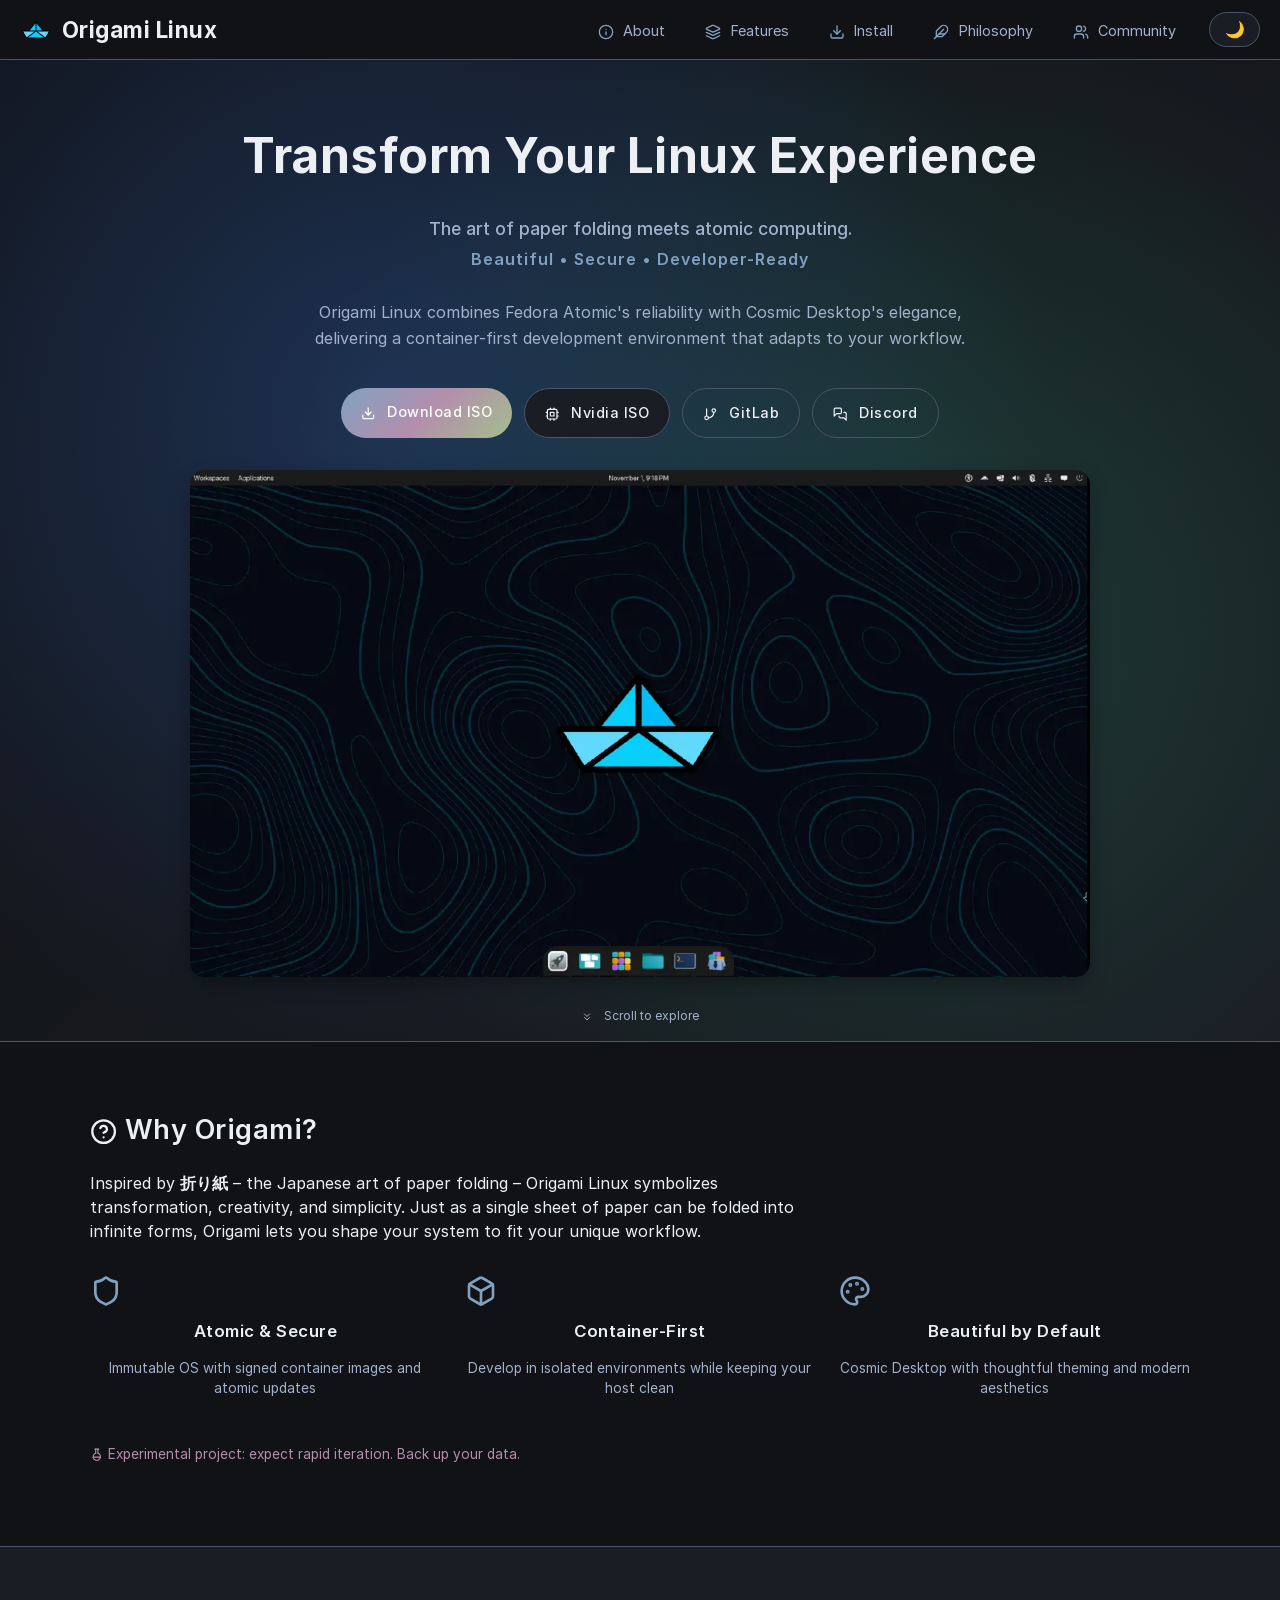
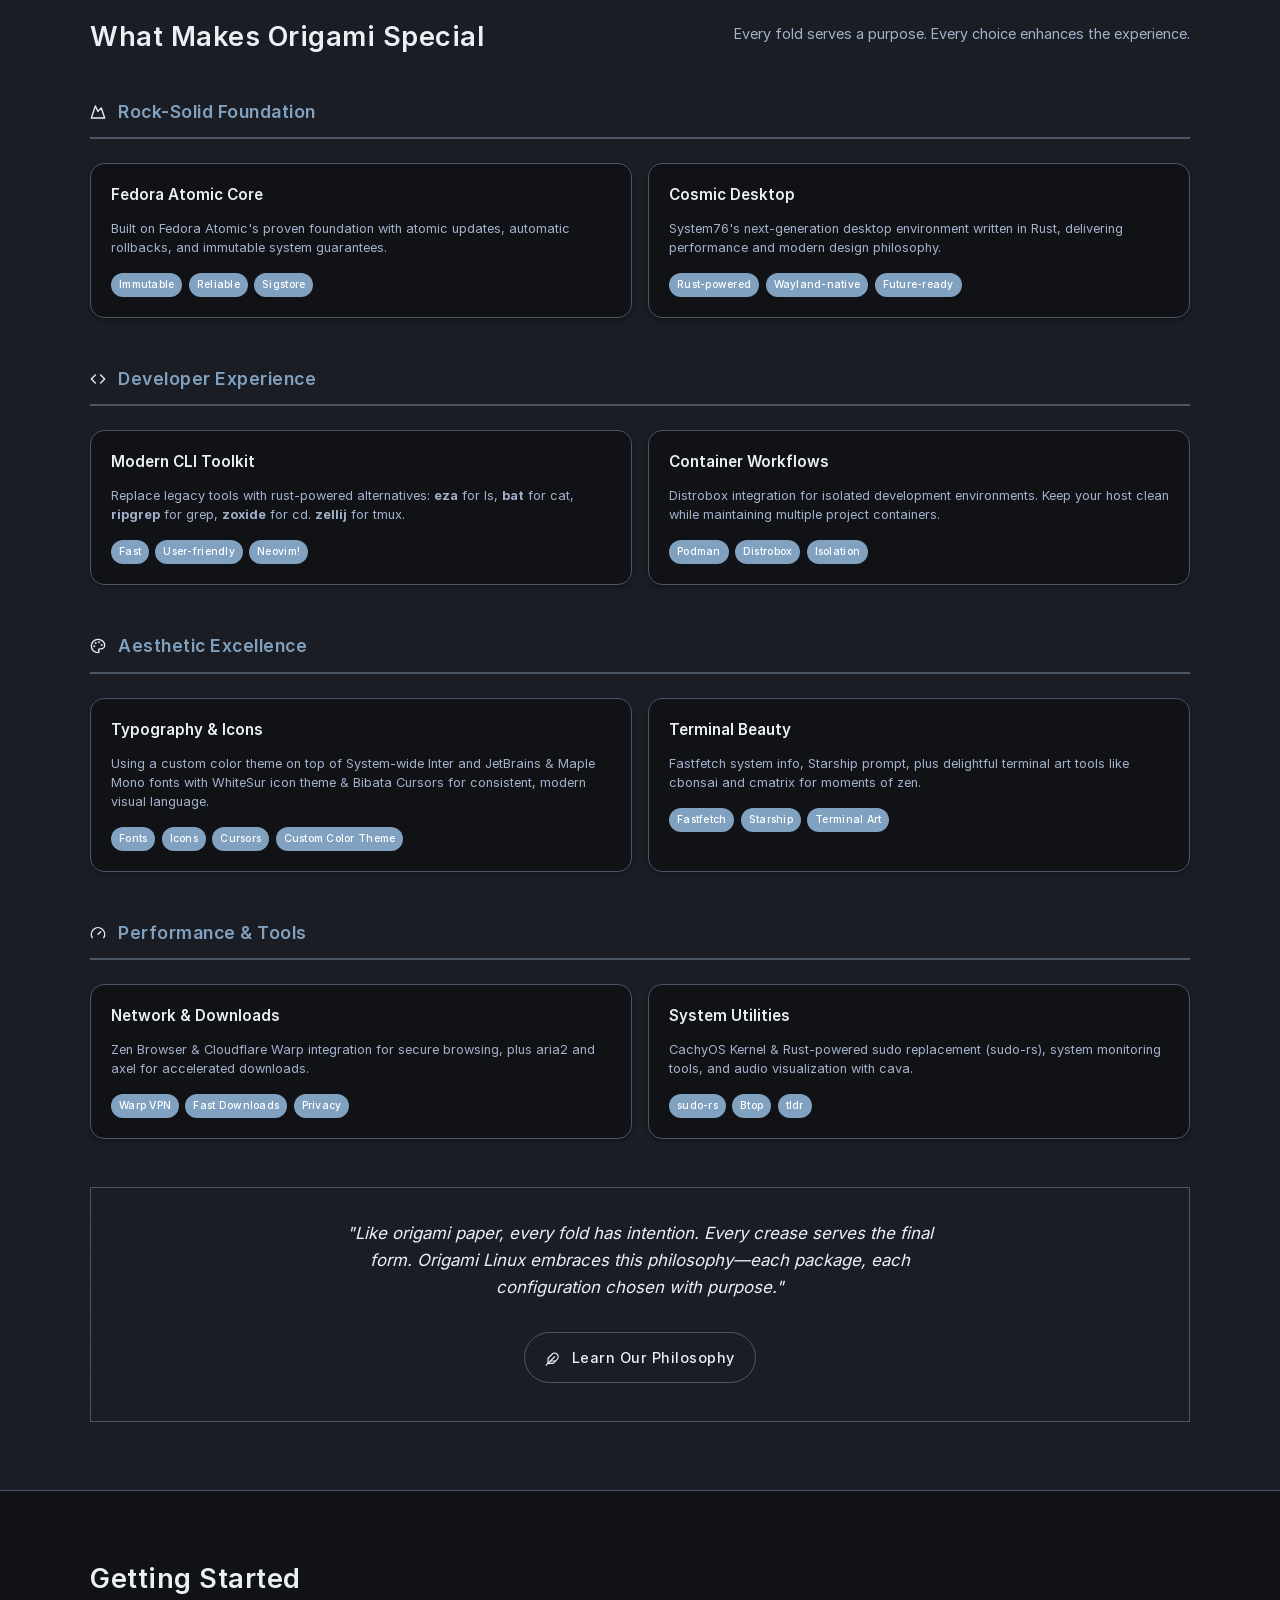
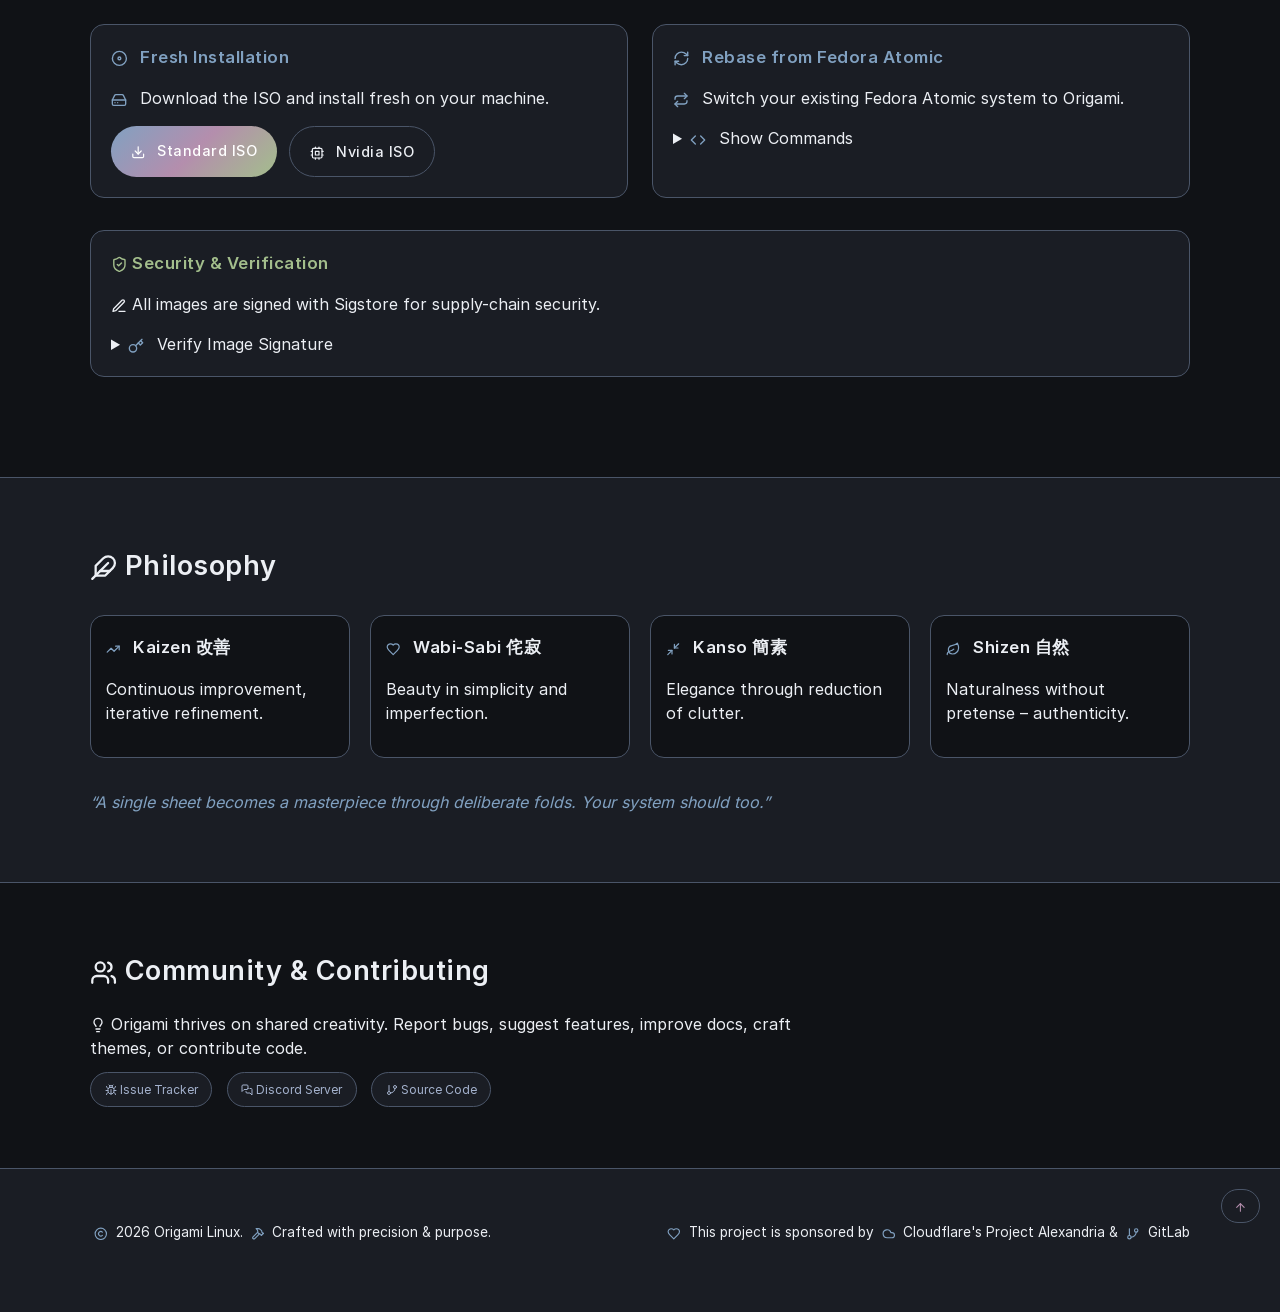
<file: index.html>
<!doctype html>
<html lang="en" data-theme="dark">
    <head>
        <meta charset="UTF-8" />
        <meta name="viewport" content="width=device-width, initial-scale=1.0" />
        <meta
            http-equiv="Delegate-CH"
            content="sec-ch-viewport-width https://origami.wf; sec-ch-dpr https://origami.wf"
        />
        <meta
            http-equiv="Critical-CH"
            content="sec-ch-viewport-width, sec-ch-dpr"
        />
        <meta
            http-equiv="Accept-CH"
            content="sec-ch-viewport-width, sec-ch-dpr"
        />
        <title>Origami Linux – Fold Your System</title>
        <meta
            name="description"
            content="Origami Linux: Fedora Atomic + Cosmic Desktop with modern tooling, thoughtful defaults, and elegant design."
        />
        <meta property="og:title" content="Origami Linux" />
        <meta
            property="og:description"
            content="Next‑generation Fedora Atomic based distro with Cosmic desktop."
        />
        <meta property="og:type" content="website" />
        <meta name="theme-color" content="#0d1117" />
        <link rel="icon" type="image/x-icon" href="origami.ico" />
        <link
            rel="preload"
            href="images/screenshot/screenshot-1662.webp"
            as="image"
            type="image/webp"
            imagesrcset="images/screenshot/screenshot-640.webp 640w, images/screenshot/screenshot-960.webp 960w, images/screenshot/screenshot-1280.webp 1280w, images/screenshot/screenshot-1662.webp 1662w"
            imagesizes="(max-width: 768px) 90vw, (max-width: 1280px) 80vw, 900px"
            fetchpriority="high"
        />
        <link
            rel="preload"
            href="fonts/inter/web/Inter-Regular.woff2"
            as="font"
            type="font/woff2"
            crossorigin
        />
        <link
            rel="preload"
            href="fonts/inter/web/Inter-SemiBold.woff2"
            as="font"
            type="font/woff2"
            crossorigin
        />

        <link rel="preload" href="styles.css" as="style" />

        <style id="critical-css">
            :root {
                --bg: #101216;
                --bg-alt: #1a1d24;
                --border: #4a5568;
                --text: #eceff4;
                --text-dim: #a3b1cc;
                --gradient: linear-gradient(
                    135deg,
                    #81a1c1 0%,
                    #b48ead 50%,
                    #a3be8c 100%
                );
            }
            * {
                box-sizing: border-box;
            }
            body {
                margin: 0;
                font-family:
                    "Inter",
                    system-ui,
                    -apple-system,
                    "Segoe UI",
                    Roboto,
                    Ubuntu,
                    Cantarell,
                    "Noto Sans",
                    sans-serif;
                -webkit-font-smoothing: antialiased;
                background: var(--bg);
                color: var(--text);
            }
            .site-header {
                position: sticky;
                top: 0;
                z-index: 90;
                display: flex;
                align-items: center;
                gap: 1.25rem;
                padding: 0.75rem 1.25rem;
                background: rgba(16, 18, 22, 0.9);
                backdrop-filter: blur(12px);
                border-bottom: 1px solid var(--border);
            }
            .logo-wrap {
                display: flex;
                align-items: center;
                gap: 0.6rem;
            }
            .main-nav {
                margin-left: auto;
            }
            .main-nav ul {
                list-style: none;
                display: flex;
                gap: 0.9rem;
                margin: 0;
                padding: 0;
            }
            .main-nav a {
                text-decoration: none;
                color: var(--text-dim);
                padding: 0.45rem 0.8rem;
                border-radius: 999px;
            }
            .hero {
                min-height: 75vh;
                display: flex;
                align-items: center;
                justify-content: center;
                padding: 3rem 1.5rem 4rem;
                text-align: center;
                background: linear-gradient(
                    140deg,
                    var(--bg) 0%,
                    var(--bg-alt) 100%
                );
            }
            .hero-content {
                max-width: 900px;
                text-align: center;
            }
            .cta-group {
                display: flex;
                flex-wrap: wrap;
                gap: 0.75rem;
                justify-content: center;
                margin: 2rem 0 1rem;
            }
            .btn {
                display: inline-block;
                padding: 0.85rem 1.25rem;
                border-radius: 999px;
                border: 1px solid var(--border);
                text-decoration: none;
                color: var(--text);
                background: #1a1d24;
                transition: 0.3s;
            }
            .icon {
                width: 1em;
                height: 1em;
                display: inline-flex;
                align-items: center;
                justify-content: center;
                vertical-align: middle;
            }
            .btn.primary {
                background: var(--gradient);
                border: 0;
                color: #fff;
            }
            .hero-screenshot {
                max-width: 100%;
                height: auto;
                border-radius: 14px;
                box-shadow: 0 8px 24px -6px rgba(0, 0, 0, 0.45);
                margin: 2rem auto 0;
                display: block;
            }
        </style>

        <link
            rel="stylesheet"
            href="styles.css"
            media="print"
            onload="this.media='all'"
        />
        <noscript>
            <link rel="stylesheet" href="styles.css" />
        </noscript>
    </head>
    <body>
        <svg
            aria-hidden="true"
            focusable="false"
            style="position: absolute; width: 0; height: 0; overflow: hidden"
        >
            <symbol
                id="icon-info"
                viewBox="0 0 24 24"
                fill="none"
                stroke="currentColor"
                stroke-width="2"
                stroke-linecap="round"
                stroke-linejoin="round"
            >
                <circle cx="12" cy="12" r="10" />
                <path d="M12 16v-4" />
                <path d="M12 8h.01" />
            </symbol>
            <symbol
                id="icon-layers"
                viewBox="0 0 24 24"
                fill="none"
                stroke="currentColor"
                stroke-width="2"
                stroke-linecap="round"
                stroke-linejoin="round"
            >
                <path
                    d="m12.83 2.18a2 2 0 0 0-1.66 0L2.6 6.08a1 1 0 0 0 0 1.83l8.58 3.91a2 2 0 0 0 1.66 0l8.58-3.9a1 1 0 0 0 0-1.83Z"
                />
                <path d="m22 17.65-9.17 4.16a2 2 0 0 1-1.66 0L2 17.65" />
                <path d="m22 12.65-9.17 4.16a2 2 0 0 1-1.66 0L2 12.65" />
            </symbol>
            <symbol
                id="icon-download"
                viewBox="0 0 24 24"
                fill="none"
                stroke="currentColor"
                stroke-width="2"
                stroke-linecap="round"
                stroke-linejoin="round"
            >
                <path d="M21 15v4a2 2 0 0 1-2 2H5a2 2 0 0 1-2-2v-4" />
                <polyline points="7 10 12 15 17 10" />
                <line x1="12" x2="12" y1="15" y2="3" />
            </symbol>
            <symbol
                id="icon-cpu"
                viewBox="0 0 24 24"
                fill="none"
                stroke="currentColor"
                stroke-width="2"
                stroke-linecap="round"
                stroke-linejoin="round"
            >
                <rect x="4" y="4" width="16" height="16" rx="2" />
                <rect x="9" y="9" width="6" height="6" />
                <path d="M15 2v2" />
                <path d="M15 20v2" />
                <path d="M2 15h2" />
                <path d="M2 9h2" />
                <path d="M20 15h2" />
                <path d="M20 9h2" />
                <path d="M9 2v2" />
                <path d="M9 20v2" />
            </symbol>
            <symbol
                id="icon-git"
                viewBox="0 0 24 24"
                fill="none"
                stroke="currentColor"
                stroke-width="2"
                stroke-linecap="round"
                stroke-linejoin="round"
            >
                <line x1="6" x2="6" y1="3" y2="15" />
                <circle cx="18" cy="6" r="3" />
                <circle cx="6" cy="18" r="3" />
                <path d="M18 9a9 9 0 0 1-9 9" />
            </symbol>
            <symbol
                id="icon-chat"
                viewBox="0 0 24 24"
                fill="none"
                stroke="currentColor"
                stroke-width="2"
                stroke-linecap="round"
                stroke-linejoin="round"
            >
                <path
                    d="M14 9a2 2 0 0 1-2 2H6l-4 4V4c0-1.1.9-2 2-2h8a2 2 0 0 1 2 2v5Z"
                />
                <path d="M18 9h2a2 2 0 0 1 2 2v11l-4-4h-6a2 2 0 0 1-2-2v-1" />
            </symbol>
            <symbol
                id="icon-chevrons-down"
                viewBox="0 0 24 24"
                fill="none"
                stroke="currentColor"
                stroke-width="2"
                stroke-linecap="round"
                stroke-linejoin="round"
            >
                <path d="m7 6 5 5 5-5" />
                <path d="m7 13 5 5 5-5" />
            </symbol>
            <symbol
                id="icon-help"
                viewBox="0 0 24 24"
                fill="none"
                stroke="currentColor"
                stroke-width="2"
                stroke-linecap="round"
                stroke-linejoin="round"
            >
                <circle cx="12" cy="12" r="10" />
                <path d="M9.09 9a3 3 0 0 1 5.83 1c0 2-3 3-3 3" />
                <path d="M12 17h.01" />
            </symbol>
            <symbol
                id="icon-shield"
                viewBox="0 0 24 24"
                fill="none"
                stroke="currentColor"
                stroke-width="2"
                stroke-linecap="round"
                stroke-linejoin="round"
            >
                <path
                    d="M20 13c0 5-3.5 7.5-7.66 8.95a1 1 0 0 1-.67-.01C7.5 20.5 4 18 4 13V6a1 1 0 0 1 1-1c2 0 4.5-1.2 6.24-2.72a1.17 1.17 0 0 1 1.52 0C14.51 3.81 17 5 19 5a1 1 0 0 1 1 1z"
                />
            </symbol>
            <symbol
                id="icon-box"
                viewBox="0 0 24 24"
                fill="none"
                stroke="currentColor"
                stroke-width="2"
                stroke-linecap="round"
                stroke-linejoin="round"
            >
                <path
                    d="M21 8a2 2 0 0 0-1-1.73l-7-4a2 2 0 0 0-2 0l-7 4A2 2 0 0 0 3 8v8a2 2 0 0 0 1 1.73l7 4a2 2 0 0 0 2 0l7-4A2 2 0 0 0 21 16Z"
                />
                <path d="m3.3 7 8.7 5 8.7-5" />
                <path d="M12 22V12" />
            </symbol>
            <symbol
                id="icon-palette"
                viewBox="0 0 24 24"
                fill="none"
                stroke="currentColor"
                stroke-width="2"
                stroke-linecap="round"
                stroke-linejoin="round"
            >
                <circle cx="13.5" cy="6.5" r=".5" fill="currentColor" />
                <circle cx="17.5" cy="10.5" r=".5" fill="currentColor" />
                <circle cx="8.5" cy="7.5" r=".5" fill="currentColor" />
                <circle cx="6.5" cy="12.5" r=".5" fill="currentColor" />
                <path
                    d="M12 2C6.5 2 2 6.5 2 12s4.5 10 10 10c.926 0 1.648-.746 1.648-1.688 0-.437-.18-.835-.437-1.125-.29-.289-.438-.652-.438-1.125a1.64 1.64 0 0 1 1.668-1.668h1.996c3.051 0 5.555-2.503 5.555-5.554C21.965 6.012 17.461 2 12 2z"
                />
            </symbol>
            <symbol
                id="icon-flask"
                viewBox="0 0 24 24"
                fill="none"
                stroke="currentColor"
                stroke-width="2"
                stroke-linecap="round"
                stroke-linejoin="round"
            >
                <path d="M10 2v7.31" />
                <path d="M14 9.3V1.99" />
                <path d="M8.5 2h7" />
                <path d="M14 9.3a6.5 6.5 0 1 1-4 0" />
                <path d="M5.52 16h12.96" />
            </symbol>
            <symbol
                id="icon-mountain"
                viewBox="0 0 24 24"
                fill="none"
                stroke="currentColor"
                stroke-width="2"
                stroke-linecap="round"
                stroke-linejoin="round"
            >
                <path d="m8 3 4 8 5-5 5 15H2L8 3z" />
            </symbol>
            <symbol
                id="icon-code"
                viewBox="0 0 24 24"
                fill="none"
                stroke="currentColor"
                stroke-width="2"
                stroke-linecap="round"
                stroke-linejoin="round"
            >
                <polyline points="16 18 22 12 16 6" />
                <polyline points="8 6 2 12 8 18" />
            </symbol>
            <symbol
                id="icon-gauge"
                viewBox="0 0 24 24"
                fill="none"
                stroke="currentColor"
                stroke-width="2"
                stroke-linecap="round"
                stroke-linejoin="round"
            >
                <path d="m12 14 4-4" />
                <path d="M3.34 19a10 10 0 1 1 17.32 0" />
            </symbol>
            <symbol
                id="icon-feather"
                viewBox="0 0 24 24"
                fill="none"
                stroke="currentColor"
                stroke-width="2"
                stroke-linecap="round"
                stroke-linejoin="round"
            >
                <path d="M20.24 12.24a6 6 0 0 0-8.49-8.49L5 10.5V19h8.5z" />
                <line x1="16" x2="2" y1="8" y2="22" />
                <line x1="17.5" x2="9" y1="15" y2="15" />
            </symbol>
            <symbol
                id="icon-disc"
                viewBox="0 0 24 24"
                fill="none"
                stroke="currentColor"
                stroke-width="2"
                stroke-linecap="round"
                stroke-linejoin="round"
            >
                <circle cx="12" cy="12" r="10" />
                <circle cx="12" cy="12" r="2" />
            </symbol>
            <symbol
                id="icon-harddrive"
                viewBox="0 0 24 24"
                fill="none"
                stroke="currentColor"
                stroke-width="2"
                stroke-linecap="round"
                stroke-linejoin="round"
            >
                <line x1="22" x2="2" y1="12" y2="12" />
                <path
                    d="M5.45 5.11 2 12v6a2 2 0 0 0 2 2h16a2 2 0 0 0 2-2v-6l-3.45-6.89A2 2 0 0 0 16.76 4H7.24a2 2 0 0 0-1.79 1.11z"
                />
                <line x1="6" x2="6.01" y1="16" y2="16" />
                <line x1="10" x2="10.01" y1="16" y2="16" />
            </symbol>
            <symbol
                id="icon-refresh"
                viewBox="0 0 24 24"
                fill="none"
                stroke="currentColor"
                stroke-width="2"
                stroke-linecap="round"
                stroke-linejoin="round"
            >
                <path d="M3 12a9 9 0 0 1 9-9 9.75 9.75 0 0 1 6.74 2.74L21 8" />
                <path d="M21 3v5h-5" />
                <path d="M21 12a9 9 0 0 1-9 9 9.75 9.75 0 0 1-6.74-2.74L3 16" />
                <path d="M8 16H3v5" />
            </symbol>
            <symbol
                id="icon-repeat"
                viewBox="0 0 24 24"
                fill="none"
                stroke="currentColor"
                stroke-width="2"
                stroke-linecap="round"
                stroke-linejoin="round"
            >
                <path d="m17 2 4 4-4 4" />
                <path d="M3 11v-1a4 4 0 0 1 4-4h14" />
                <path d="m7 22-4-4 4-4" />
                <path d="M21 13v1a4 4 0 0 1-4 4H3" />
            </symbol>
            <symbol
                id="icon-shield-check"
                viewBox="0 0 24 24"
                fill="none"
                stroke="currentColor"
                stroke-width="2"
                stroke-linecap="round"
                stroke-linejoin="round"
            >
                <path
                    d="M20 13c0 5-3.5 7.5-7.66 8.95a1 1 0 0 1-.67-.01C7.5 20.5 4 18 4 13V6a1 1 0 0 1 1-1c2 0 4.5-1.2 6.24-2.72a1.17 1.17 0 0 1 1.52 0C14.51 3.81 17 5 19 5a1 1 0 0 1 1 1z"
                />
                <path d="m9 12 2 2 4-4" />
            </symbol>
            <symbol
                id="icon-pen"
                viewBox="0 0 24 24"
                fill="none"
                stroke="currentColor"
                stroke-width="2"
                stroke-linecap="round"
                stroke-linejoin="round"
            >
                <path d="M12 20h9" />
                <path d="M16.5 3.5a2.12 2.12 0 0 1 3 3L7 19l-4 1 1-4Z" />
            </symbol>
            <symbol
                id="icon-key"
                viewBox="0 0 24 24"
                fill="none"
                stroke="currentColor"
                stroke-width="2"
                stroke-linecap="round"
                stroke-linejoin="round"
            >
                <circle cx="7.5" cy="15.5" r="5.5" />
                <path d="m21 2-9.6 9.6" />
                <path d="m15.5 7.5 3 3L22 7l-3-3" />
            </symbol>
            <symbol
                id="icon-trend"
                viewBox="0 0 24 24"
                fill="none"
                stroke="currentColor"
                stroke-width="2"
                stroke-linecap="round"
                stroke-linejoin="round"
            >
                <polyline points="22 7 13.5 15.5 8.5 10.5 2 17" />
                <polyline points="16 7 22 7 22 13" />
            </symbol>
            <symbol
                id="icon-heart"
                viewBox="0 0 24 24"
                fill="none"
                stroke="currentColor"
                stroke-width="2"
                stroke-linecap="round"
                stroke-linejoin="round"
            >
                <path
                    d="M19 14c1.49-1.46 3-3.21 3-5.5A5.5 5.5 0 0 0 16.5 3c-1.76 0-3 .5-4.5 2-1.5-1.5-2.74-2-4.5-2A5.5 5.5 0 0 0 2 8.5c0 2.3 1.5 4.05 3 5.5l7 7Z"
                />
            </symbol>
            <symbol
                id="icon-minimize"
                viewBox="0 0 24 24"
                fill="none"
                stroke="currentColor"
                stroke-width="2"
                stroke-linecap="round"
                stroke-linejoin="round"
            >
                <polyline points="4 14 10 14 10 20" />
                <polyline points="20 10 14 10 14 4" />
                <line x1="14" x2="21" y1="10" y2="3" />
                <line x1="3" x2="10" y1="21" y2="14" />
            </symbol>
            <symbol
                id="icon-leaf"
                viewBox="0 0 24 24"
                fill="none"
                stroke="currentColor"
                stroke-width="2"
                stroke-linecap="round"
                stroke-linejoin="round"
            >
                <path
                    d="M11 20A7 7 0 0 1 9.8 6.1C15.5 5 17 4.48 19 2c1 2 2 4.18 2 8 0 5.5-4.78 10-10 10Z"
                />
                <path d="M2 21c0-3 1.85-5.36 5.08-6C9.5 14.52 12 13 13 12" />
            </symbol>
            <symbol
                id="icon-users"
                viewBox="0 0 24 24"
                fill="none"
                stroke="currentColor"
                stroke-width="2"
                stroke-linecap="round"
                stroke-linejoin="round"
            >
                <path d="M16 21v-2a4 4 0 0 0-4-4H6a4 4 0 0 0-4 4v2" />
                <circle cx="9" cy="7" r="4" />
                <path d="M22 21v-2a4 4 0 0 0-3-3.87" />
                <path d="M16 3.13a4 4 0 0 1 0 7.75" />
            </symbol>
            <symbol
                id="icon-lightbulb"
                viewBox="0 0 24 24"
                fill="none"
                stroke="currentColor"
                stroke-width="2"
                stroke-linecap="round"
                stroke-linejoin="round"
            >
                <path
                    d="M15 14c.2-1 .7-1.7 1.5-2.5 1-.9 1.5-2.2 1.5-3.5A6 6 0 0 0 6 8c0 1 .2 2.2 1.5 3.5.7.7 1.3 1.5 1.5 2.5"
                />
                <path d="M9 18h6" />
                <path d="M10 22h4" />
            </symbol>
            <symbol
                id="icon-bug"
                viewBox="0 0 24 24"
                fill="none"
                stroke="currentColor"
                stroke-width="2"
                stroke-linecap="round"
                stroke-linejoin="round"
            >
                <path d="m8 2 1.88 1.88" />
                <path d="M14.12 3.88 16 2" />
                <path d="M9 7.13v-1a3.003 3.003 0 1 1 6 0v1" />
                <path
                    d="M12 20c-3.3 0-6-2.7-6-6v-3a4 4 0 0 1 4-4h4a4 4 0 0 1 4 4v3c0 3.3-2.7 6-6 6"
                />
                <path d="M12 20v-9" />
                <path d="M6.53 9C4.6 8.8 3 7.1 3 5" />
                <path d="M6 13H2" />
                <path d="M3 21c0-2.1 1.7-3.9 3.8-4" />
                <path d="M20.97 5c0 2.1-1.6 3.8-3.5 4" />
                <path d="M22 13h-4" />
                <path d="M17.2 17c2.1.1 3.8 1.9 3.8 4" />
            </symbol>
            <symbol
                id="icon-arrow-up"
                viewBox="0 0 24 24"
                fill="none"
                stroke="currentColor"
                stroke-width="2"
                stroke-linecap="round"
                stroke-linejoin="round"
            >
                <path d="m5 12 7-7 7 7" />
                <path d="M12 19V5" />
            </symbol>
            <symbol
                id="icon-hammer"
                viewBox="0 0 24 24"
                fill="none"
                stroke="currentColor"
                stroke-width="2"
                stroke-linecap="round"
                stroke-linejoin="round"
            >
                <path d="m15 12-8.373 8.373a1 1 0 1 1-3-3L12 9" />
                <path d="m18 15 4-4" />
                <path
                    d="m21.5 11.5-1.914-1.914A2 2 0 0 1 19 8.172V7l-2.26-2.26a6 6 0 0 0-4.202-1.756L9 2.96l.92.82A6.18 6.18 0 0 1 12 8.4V10l2 2h1.172a2 2 0 0 1 1.414.586L18.5 14.5"
                />
            </symbol>
            <symbol
                id="icon-cloud"
                viewBox="0 0 24 24"
                fill="none"
                stroke="currentColor"
                stroke-width="2"
                stroke-linecap="round"
                stroke-linejoin="round"
            >
                <path d="M17.5 19H9a7 7 0 1 1 6.71-9h1.79a4.5 4.5 0 1 1 0 9Z" />
            </symbol>
            <symbol
                id="icon-copyright"
                viewBox="0 0 24 24"
                fill="none"
                stroke="currentColor"
                stroke-width="2"
                stroke-linecap="round"
                stroke-linejoin="round"
            >
                <circle cx="12" cy="12" r="10" />
                <path d="M14.83 14.83a4 4 0 1 1 0-5.66" />
            </symbol>
        </svg>
        <header class="site-header" id="top">
            <div class="logo-wrap">
                <svg
                    class="logo-svg"
                    width="32"
                    height="32"
                    viewBox="0 0 64 64"
                    xmlns="http://www.w3.org/2000/svg"
                >
                    <path
                        d="M32,16.17l-1.65,22.11,17.44-4.29c-.64,0-1.25-.29-1.65-.79l-13.5-16.76c-.16-.18-.4-.28-.64-.27h0Z"
                        fill="#00bff8"
                    />
                    <path
                        d="M32,16.17c-.24,0-.48,.09-.64,.27l-13.5,16.76c-.4,.5-1.01,.79-1.65,.79l15.79,2.46V16.17Z"
                        fill="#0acffb"
                    />
                    <path
                        d="M32,33.99H5.57c-.44,0-.72,.49-.48,.87l7.5,12.14c.2,.3,.47,.53,.8,.67l14.6-6.49,4.01-7.18Z"
                        fill="#62d9fa"
                    />
                    <path
                        d="M32,33.99l3.52,7.21,15.1,6.47c.33-.14,.6-.37,.8-.67l7.5-12.14c.23-.38-.04-.87-.48-.87h-26.43Z"
                        fill="#62d9fa"
                    />
                    <path
                        d="M32,33.99l-18.62,13.68c.23,.12,.49,.18,.75,.19H49.86c.26-.01,.52-.08,.75-.19l-18.62-13.68Z"
                        fill="#0acffb"
                    />
                    <path
                        d="M4,34.56c0,.29,.08,.58,.23,.82l7.5,12.14c.52,.84,1.42,1.34,2.4,1.34H49.86c.99,0,1.88-.5,2.4-1.34l7.5-12.14c.22-.36,.29-.78,.19-1.18s-.35-.75-.7-.97c-.25-.15-.53-.23-.82-.23h-10.64c-.34,0-.66-.15-.88-.42l-13.5-16.76c-.31-.38-.74-.62-1.22-.67-.63-.06-1.23,.19-1.61,.67l-13.5,16.76c-.21,.27-.53,.42-.88,.42H5.57c-.86,0-1.57,.7-1.57,1.57Zm43.83,12.3H16.17l15.83-11.63,15.83,11.63Zm9.82-11.87l-7.06,11.42-15.55-11.42h22.61Zm-12.97-2h-11.69v-14.51l11.69,14.51Zm-13.69-14.51v14.51h-11.69l11.69-14.51Zm-2.05,16.51l-15.55,11.42-7.06-11.42H28.95Z"
                    />
                </svg>
                <h1 class="logo-text">Origami Linux</h1>
            </div>
            <nav class="main-nav" aria-label="Primary">
                <button
                    class="nav-toggle"
                    aria-expanded="false"
                    aria-controls="nav-links"
                >
                    ☰
                </button>
                <ul id="nav-links">
                    <li>
                        <a href="#about"
                            ><svg class="icon" role="img" aria-hidden="true">
                                <use href="#icon-info"></use>
                            </svg>
                            About</a
                        >
                    </li>
                    <li>
                        <a href="#features"
                            ><svg class="icon" role="img" aria-hidden="true">
                                <use href="#icon-layers"></use>
                            </svg>
                            Features</a
                        >
                    </li>
                    <li>
                        <a href="#installation"
                            ><svg class="icon" role="img" aria-hidden="true">
                                <use href="#icon-download"></use>
                            </svg>
                            Install</a
                        >
                    </li>
                    <li>
                        <a href="#philosophy"
                            ><svg class="icon" role="img" aria-hidden="true">
                                <use href="#icon-feather"></use>
                            </svg>
                            Philosophy</a
                        >
                    </li>
                    <li>
                        <a href="#community"
                            ><svg class="icon" role="img" aria-hidden="true">
                                <use href="#icon-users"></use>
                            </svg>
                            Community</a
                        >
                    </li>
                </ul>
            </nav>
            <div class="theme-toggle" aria-label="Theme toggle">
                <button id="themeBtn" title="Toggle light/dark">🌙</button>
            </div>
        </header>

        <main id="main" role="main">
            <section class="hero" role="banner">
                <div class="hero-content">
                    <h2>Transform Your Linux Experience</h2>
                    <p class="tagline">
                        The art of paper folding meets atomic computing.
                    </p>
                    <p class="tagline-features">
                        Beautiful • Secure • Developer-Ready
                    </p>
                    <p class="hero-description">
                        Origami Linux combines Fedora Atomic's reliability with
                        Cosmic Desktop's elegance, delivering a container-first
                        development environment that adapts to your workflow.
                    </p>
                    <div class="cta-group">
                        <a
                            class="btn primary"
                            href="https://files.origami.wf/origami-x86_64.iso"
                            target="_blank"
                            rel="noopener"
                            ><svg class="icon icon-download" aria-hidden="true">
                                <use href="#icon-download"></use>
                            </svg>
                            Download ISO</a
                        >
                        <a
                            class="btn"
                            href="https://files.origami.wf/origami-nvidia-x86_64.iso"
                            target="_blank"
                            rel="noopener"
                            ><svg class="icon icon-cpu" aria-hidden="true">
                                <use href="#icon-cpu"></use>
                            </svg>
                            Nvidia ISO</a
                        >
                        <a
                            class="btn outline"
                            href="https://gitlab.com/origami-linux/"
                            target="_blank"
                            rel="noopener"
                            ><svg class="icon icon-git" aria-hidden="true">
                                <use href="#icon-git"></use>
                            </svg>
                            GitLab</a
                        >
                        <a
                            class="btn outline"
                            href="https://discord.gg/ftE5Bvsfuj"
                            target="_blank"
                            rel="noopener"
                            ><svg class="icon icon-chat" aria-hidden="true">
                                <use href="#icon-chat"></use>
                            </svg>
                            Discord</a
                        >
                    </div>
                    <picture class="hero-screenshot">
                        <source
                            type="image/webp"
                            srcset="
                                images/screenshot/screenshot-640.webp   640w,
                                images/screenshot/screenshot-960.webp   960w,
                                images/screenshot/screenshot-1280.webp 1280w,
                                images/screenshot/screenshot-1662.webp 1662w
                            "
                            sizes="(max-width: 768px) 90vw, (max-width: 1280px) 80vw, 900px"
                        />
                        <source
                            type="image/png"
                            srcset="images/screenshot/screenshot.png 1662w"
                            sizes="(max-width: 768px) 90vw, (max-width: 1280px) 80vw, 900px"
                        />
                        <img
                            src="images/screenshot/screenshot.png"
                            alt="Origami Linux Desktop Screenshot"
                            width="1662"
                            height="935"
                            decoding="async"
                            loading="eager"
                            fetchpriority="high"
                        />
                    </picture>
                </div>
                <div class="scroll-indicator" aria-hidden="true">
                    <svg
                        class="icon icon-chevrons-down"
                        aria-hidden="true"
                        focusable="false"
                    >
                        <use href="#icon-chevrons-down"></use>
                    </svg>
                    Scroll to explore
                </div>
            </section>

            <section id="about" class="panel">
                <div class="inner">
                    <h3>
                        <svg
                            class="icon icon-help"
                            aria-hidden="true"
                            focusable="false"
                        >
                            <use href="#icon-help"></use>
                        </svg>
                        Why Origami?
                    </h3>
                    <p>
                        Inspired by <strong>折り紙</strong> – the Japanese art
                        of paper folding – Origami Linux symbolizes
                        transformation, creativity, and simplicity. Just as a
                        single sheet of paper can be folded into infinite forms,
                        Origami lets you shape your system to fit your unique
                        workflow.
                    </p>
                    <div class="value-props">
                        <div class="value-prop">
                            <svg
                                class="icon icon-shield"
                                aria-hidden="true"
                                focusable="false"
                            >
                                <use href="#icon-shield"></use>
                            </svg>
                            <h4>Atomic & Secure</h4>
                            <p>
                                Immutable OS with signed container images and
                                atomic updates
                            </p>
                        </div>
                        <div class="value-prop">
                            <svg
                                class="icon icon-box"
                                aria-hidden="true"
                                focusable="false"
                            >
                                <use href="#icon-box"></use>
                            </svg>
                            <h4>Container-First</h4>
                            <p>
                                Develop in isolated environments while keeping
                                your host clean
                            </p>
                        </div>
                        <div class="value-prop">
                            <svg
                                class="icon icon-palette"
                                aria-hidden="true"
                                focusable="false"
                            >
                                <use href="#icon-palette"></use>
                            </svg>
                            <h4>Beautiful by Default</h4>
                            <p>
                                Cosmic Desktop with thoughtful theming and
                                modern aesthetics
                            </p>
                        </div>
                    </div>
                    <p class="note">
                        <svg
                            class="icon icon-flask"
                            aria-hidden="true"
                            focusable="false"
                        >
                            <use href="#icon-flask"></use>
                        </svg>
                        Experimental project: expect rapid iteration. Back up
                        your data.
                    </p>
                </div>
            </section>

            <section id="features" class="panel alt">
                <div class="inner">
                    <div class="section-header">
                        <h3>What Makes Origami Special</h3>
                        <p class="subtitle">
                            Every fold serves a purpose. Every choice enhances
                            the experience.
                        </p>
                    </div>

                    <div class="features-showcase">
                        <div class="feature-category">
                            <div class="category-header">
                                <svg
                                    class="icon icon-mountain"
                                    aria-hidden="true"
                                    focusable="false"
                                >
                                    <use href="#icon-mountain"></use>
                                </svg>
                                <h4>Rock-Solid Foundation</h4>
                            </div>
                            <div class="feature-cards">
                                <div class="feature-card">
                                    <h5>Fedora Atomic Core</h5>
                                    <p>
                                        Built on Fedora Atomic's proven
                                        foundation with atomic updates,
                                        automatic rollbacks, and immutable
                                        system guarantees.
                                    </p>
                                    <div class="feature-tags">
                                        <span class="tag">Immutable</span>
                                        <span class="tag">Reliable</span>
                                        <span class="tag">Sigstore</span>
                                    </div>
                                </div>
                                <div class="feature-card">
                                    <h5>Cosmic Desktop</h5>
                                    <p>
                                        System76's next-generation desktop
                                        environment written in Rust, delivering
                                        performance and modern design
                                        philosophy.
                                    </p>
                                    <div class="feature-tags">
                                        <span class="tag">Rust-powered</span>
                                        <span class="tag">Wayland-native</span>
                                        <span class="tag">Future-ready</span>
                                    </div>
                                </div>
                            </div>
                        </div>

                        <div class="feature-category">
                            <div class="category-header">
                                <svg
                                    class="icon icon-code"
                                    aria-hidden="true"
                                    focusable="false"
                                >
                                    <use href="#icon-code"></use>
                                </svg>
                                <h4>Developer Experience</h4>
                            </div>
                            <div class="feature-cards">
                                <div class="feature-card">
                                    <h5>Modern CLI Toolkit</h5>
                                    <p>
                                        Replace legacy tools with rust-powered
                                        alternatives: <strong>eza</strong> for
                                        ls, <strong>bat</strong> for cat,
                                        <strong>ripgrep</strong> for grep,
                                        <strong>zoxide</strong> for cd.
                                        <strong>zellij</strong> for tmux.
                                    </p>
                                    <div class="feature-tags">
                                        <span class="tag">Fast</span>
                                        <span class="tag">User-friendly</span>
                                        <span class="tag">Neovim!</span>
                                    </div>
                                </div>
                                <div class="feature-card">
                                    <h5>Container Workflows</h5>
                                    <p>
                                        Distrobox integration for isolated
                                        development environments. Keep your host
                                        clean while maintaining multiple project
                                        containers.
                                    </p>
                                    <div class="feature-tags">
                                        <span class="tag">Podman</span>
                                        <span class="tag">Distrobox</span>
                                        <span class="tag">Isolation</span>
                                    </div>
                                </div>
                            </div>
                        </div>

                        <div class="feature-category">
                            <div class="category-header">
                                <svg
                                    class="icon icon-palette"
                                    aria-hidden="true"
                                    focusable="false"
                                >
                                    <use href="#icon-palette"></use>
                                </svg>
                                <h4>Aesthetic Excellence</h4>
                            </div>
                            <div class="feature-cards">
                                <div class="feature-card">
                                    <h5>Typography & Icons</h5>
                                    <p>
                                        Using a custom color theme on top of
                                        System-wide Inter and JetBrains & Maple
                                        Mono fonts with WhiteSur icon theme &
                                        Bibata Cursors for consistent, modern
                                        visual language.
                                    </p>
                                    <div class="feature-tags">
                                        <span class="tag">Fonts</span>
                                        <span class="tag">Icons</span>
                                        <span class="tag">Cursors</span>
                                        <span class="tag"
                                            >Custom Color Theme</span
                                        >
                                    </div>
                                </div>
                                <div class="feature-card">
                                    <h5>Terminal Beauty</h5>
                                    <p>
                                        Fastfetch system info, Starship prompt,
                                        plus delightful terminal art tools like
                                        cbonsai and cmatrix for moments of zen.
                                    </p>
                                    <div class="feature-tags">
                                        <span class="tag">Fastfetch</span>
                                        <span class="tag">Starship</span>
                                        <span class="tag">Terminal Art</span>
                                    </div>
                                </div>
                            </div>
                        </div>

                        <div class="feature-category">
                            <div class="category-header">
                                <svg
                                    class="icon icon-gauge"
                                    aria-hidden="true"
                                    focusable="false"
                                >
                                    <use href="#icon-gauge"></use>
                                </svg>
                                <h4>Performance & Tools</h4>
                            </div>
                            <div class="feature-cards">
                                <div class="feature-card">
                                    <h5>Network & Downloads</h5>
                                    <p>
                                        Zen Browser & Cloudflare Warp
                                        integration for secure browsing, plus
                                        aria2 and axel for accelerated
                                        downloads.
                                    </p>
                                    <div class="feature-tags">
                                        <span class="tag">Warp VPN</span>
                                        <span class="tag">Fast Downloads</span>
                                        <span class="tag">Privacy</span>
                                    </div>
                                </div>
                                <div class="feature-card">
                                    <h5>System Utilities</h5>
                                    <p>
                                        CachyOS Kernel & Rust-powered sudo
                                        replacement (sudo-rs), system monitoring
                                        tools, and audio visualization with
                                        cava.
                                    </p>
                                    <div class="feature-tags">
                                        <span class="tag">sudo-rs</span>
                                        <span class="tag">Btop</span>
                                        <span class="tag">tldr</span>
                                    </div>
                                </div>
                            </div>
                        </div>
                    </div>

                    <div class="philosophy-preview">
                        <blockquote>
                            "Like origami paper, every fold has intention. Every
                            crease serves the final form. Origami Linux embraces
                            this philosophy—each package, each configuration
                            chosen with purpose."
                        </blockquote>
                        <a href="#philosophy" class="btn">
                            <svg class="icon icon-feather" aria-hidden="true">
                                <use href="#icon-feather"></use>
                            </svg>
                            Learn Our Philosophy
                        </a>
                    </div>
                </div>
            </section>

            <section id="installation" class="panel">
                <div class="inner">
                    <div class="section-header">
                        <h3>Getting Started</h3>
                    </div>
                    <div class="install-options">
                        <div class="install-option">
                            <h4>
                                <svg
                                    class="icon icon-disc"
                                    aria-hidden="true"
                                    focusable="false"
                                >
                                    <use href="#icon-disc"></use>
                                </svg>
                                Fresh Installation
                            </h4>
                            <p>
                                <svg
                                    class="icon icon-harddrive"
                                    aria-hidden="true"
                                    focusable="false"
                                >
                                    <use href="#icon-harddrive"></use>
                                </svg>
                                Download the ISO and install fresh on your
                                machine.
                            </p>
                            <div class="install-buttons">
                                <a
                                    class="btn primary"
                                    href="https://files.origami.wf/origami-x86_64.iso"
                                    target="_blank"
                                    rel="noopener"
                                    ><svg
                                        class="icon icon-download"
                                        aria-hidden="true"
                                    >
                                        <use href="#icon-download"></use>
                                    </svg>
                                    Standard ISO</a
                                >
                                <a
                                    class="btn"
                                    href="https://files.origami.wf/origami-nvidia-x86_64.iso"
                                    target="_blank"
                                    rel="noopener"
                                    ><svg
                                        class="icon icon-cpu"
                                        aria-hidden="true"
                                    >
                                        <use href="#icon-cpu"></use>
                                    </svg>
                                    Nvidia ISO</a
                                >
                            </div>
                        </div>
                        <div class="install-option">
                            <h4>
                                <svg
                                    class="icon icon-refresh"
                                    aria-hidden="true"
                                    focusable="false"
                                >
                                    <use href="#icon-refresh"></use>
                                </svg>
                                Rebase from Fedora Atomic
                            </h4>
                            <p>
                                <svg
                                    class="icon icon-repeat"
                                    aria-hidden="true"
                                    focusable="false"
                                >
                                    <use href="#icon-repeat"></use>
                                </svg>
                                Switch your existing Fedora Atomic system to
                                Origami.
                            </p>
                            <details>
                                <summary>
                                    <svg
                                        class="icon icon-code"
                                        aria-hidden="true"
                                        focusable="false"
                                    >
                                        <use href="#icon-code"></use>
                                    </svg>
                                    Show Commands
                                </summary>
                                <pre><code># Rebase to Origami (standard)
sudo bootc switch registry.gitlab.com/origami-linux/images/origami:latest

systemctl reboot

sudo bootc switch --enforce-container-sigpolicy registry.gitlab.com/origami-linux/images/origami:latest

systemctl reboot

# For Nvidia systems
sudo bootc switch registry.gitlab.com/origami-linux/images/origami-nvidia:latest

systemctl reboot

sudo bootc switch --enforce-container-sigpolicy registry.gitlab.com/origami-linux/images/origami-nvidia:latest

systemctl reboot</code></pre>
                            </details>
                        </div>
                    </div>

                    <div class="verification-info">
                        <h4>
                            <svg
                                class="icon icon-shield-check"
                                aria-hidden="true"
                                focusable="false"
                            >
                                <use href="#icon-shield-check"></use>
                            </svg>
                            Security & Verification
                        </h4>
                        <p>
                            <svg
                                class="icon icon-pen"
                                aria-hidden="true"
                                focusable="false"
                            >
                                <use href="#icon-pen"></use>
                            </svg>
                            All images are signed with Sigstore for supply-chain
                            security.
                        </p>
                        <details>
                            <summary>
                                <svg
                                    class="icon icon-key"
                                    aria-hidden="true"
                                    focusable="false"
                                >
                                    <use href="#icon-key"></use>
                                </svg>
                                Verify Image Signature
                            </summary>
                            <pre><code>curl -O https://gitlab.com/origami-linux/images/-/raw/main/cosign.pub
cosign verify --key cosign.pub registry.gitlab.com/origami-linux/images/origami:latest</code></pre>
                        </details>
                    </div>
                </div>
            </section>

            <section id="philosophy" class="panel alt">
                <div class="inner">
                    <h3>
                        <svg
                            class="icon icon-feather"
                            aria-hidden="true"
                            focusable="false"
                        >
                            <use href="#icon-feather"></use>
                        </svg>
                        Philosophy
                    </h3>
                    <div class="principles">
                        <article>
                            <h4>
                                <svg
                                    class="icon icon-trend"
                                    aria-hidden="true"
                                    focusable="false"
                                >
                                    <use href="#icon-trend"></use>
                                </svg>
                                Kaizen 改善
                            </h4>
                            <p>Continuous improvement, iterative refinement.</p>
                        </article>
                        <article>
                            <h4>
                                <svg
                                    class="icon icon-heart"
                                    aria-hidden="true"
                                    focusable="false"
                                >
                                    <use href="#icon-heart"></use>
                                </svg>
                                Wabi‑Sabi 侘寂
                            </h4>
                            <p>Beauty in simplicity and imperfection.</p>
                        </article>
                        <article>
                            <h4>
                                <svg
                                    class="icon icon-minimize"
                                    aria-hidden="true"
                                    focusable="false"
                                >
                                    <use href="#icon-minimize"></use>
                                </svg>
                                Kanso 簡素
                            </h4>
                            <p>Elegance through reduction of clutter.</p>
                        </article>
                        <article>
                            <h4>
                                <svg
                                    class="icon icon-leaf"
                                    aria-hidden="true"
                                    focusable="false"
                                >
                                    <use href="#icon-leaf"></use>
                                </svg>
                                Shizen 自然
                            </h4>
                            <p>Naturalness without pretense – authenticity.</p>
                        </article>
                    </div>
                    <blockquote class="quote">
                        “A single sheet becomes a masterpiece through deliberate
                        folds. Your system should too.”
                    </blockquote>
                </div>
            </section>

            <section id="community" class="panel">
                <div class="inner">
                    <h3>
                        <svg
                            class="icon icon-users"
                            aria-hidden="true"
                            focusable="false"
                        >
                            <use href="#icon-users"></use>
                        </svg>
                        Community & Contributing
                    </h3>
                    <p>
                        <svg
                            class="icon icon-lightbulb"
                            aria-hidden="true"
                            focusable="false"
                        >
                            <use href="#icon-lightbulb"></use>
                        </svg>
                        Origami thrives on shared creativity. Report bugs,
                        suggest features, improve docs, craft themes, or
                        contribute code.
                    </p>
                    <ul class="inline-links">
                        <li>
                            <a
                                href="https://gitlab.com/groups/origami-linux/-/issues"
                                target="_blank"
                                rel="noopener"
                                ><svg
                                    class="icon icon-bug"
                                    aria-hidden="true"
                                    focusable="false"
                                >
                                    <use href="#icon-bug"></use>
                                </svg>
                                Issue Tracker</a
                            >
                        </li>
                        <li>
                            <a
                                href="https://discord.gg/ftE5Bvsfuj"
                                target="_blank"
                                rel="noopener"
                                ><svg
                                    class="icon icon-chat"
                                    aria-hidden="true"
                                    focusable="false"
                                >
                                    <use href="#icon-chat"></use>
                                </svg>
                                Discord Server</a
                            >
                        </li>
                        <li>
                            <a
                                href="https://gitlab.com/origami-linux"
                                target="_blank"
                                rel="noopener"
                                ><svg
                                    class="icon icon-git"
                                    aria-hidden="true"
                                    focusable="false"
                                >
                                    <use href="#icon-git"></use>
                                </svg>
                                Source Code</a
                            >
                        </li>
                    </ul>
                </div>
            </section>
        </main>

        <footer class="site-footer">
            <div class="inner footer-content">
                <p class="small">
                    <svg
                        class="icon icon-copyright"
                        aria-hidden="true"
                        focusable="false"
                    >
                        <use href="#icon-copyright"></use>
                    </svg>
                    <span id="year"></span> Origami Linux.
                    <svg
                        class="icon icon-hammer"
                        aria-hidden="true"
                        focusable="false"
                    >
                        <use href="#icon-hammer"></use>
                    </svg>
                    Crafted with precision & purpose.
                </p>
                <p class="small">
                    <svg
                        class="icon icon-heart"
                        aria-hidden="true"
                        focusable="false"
                    >
                        <use href="#icon-heart"></use>
                    </svg>
                    This project is sponsored by
                    <svg
                        class="icon icon-cloud"
                        aria-hidden="true"
                        focusable="false"
                    >
                        <use href="#icon-cloud"></use>
                    </svg>
                    Cloudflare's Project Alexandria &
                    <svg
                        class="icon icon-git"
                        aria-hidden="true"
                        focusable="false"
                    >
                        <use href="#icon-git"></use>
                    </svg>
                    GitLab
                </p>
                <button
                    class="back-top"
                    data-scroll="#top"
                    aria-label="Back to top"
                >
                    <svg class="icon icon-arrow-up" aria-hidden="true">
                        <use href="#icon-arrow-up"></use>
                    </svg>
                </button>
            </div>
        </footer>

        <script data-cfasync="false" src="script.js" defer></script>
    </body>
</html>
</file>
<file: styles.css>
/* Origami Linux Single Page Styles */
@font-face {
    font-family: "Inter";
    font-style: normal;
    font-weight: 400;
    font-display: swap;
    src: url("fonts/inter/web/Inter-Regular.woff2") format("woff2");
}
@font-face {
    font-family: "Inter";
    font-style: normal;
    font-weight: 500;
    font-display: swap;
    src: url("fonts/inter/web/Inter-Medium.woff2") format("woff2");
}
@font-face {
    font-family: "Inter";
    font-style: normal;
    font-weight: 600;
    font-display: swap;
    src: url("fonts/inter/web/Inter-SemiBold.woff2") format("woff2");
}
@font-face {
    font-family: "Inter";
    font-style: normal;
    font-weight: 700;
    font-display: swap;
    src: url("fonts/inter/web/Inter-Bold.woff2") format("woff2");
}
@font-face {
    font-family: "JetBrains Mono";
    font-style: normal;
    font-weight: 400;
    font-display: swap;
    src: url("fonts/jetbrains/fonts/webfonts/JetBrainsMono-Regular.woff2")
        format("woff2");
}
@font-face {
    font-family: "JetBrains Mono";
    font-style: normal;
    font-weight: 600;
    font-display: swap;
    src: url("fonts/jetbrains/fonts/webfonts/JetBrainsMono-SemiBold.woff2")
        format("woff2");
}
:root {
    /* Updated Origami Paper (Dark) Theme */
    --bg: #101216;
    --bg-alt: #1a1d24;
    --bg-soft: #1a1d24; /* Used for buttons, hovers, and as main contrast */
    --border: #4a5568;
    --text: #eceff4;
    --text-dim: #a3b1cc; /* Derived from palette, not 1:1 in .ron */
    --accent: #81a1c1; /* CORRECTED: Was #5E81AC, now matches .ron 'accent' */
    --accent-glow: 129 161 193; /* CORRECTED: RGB for new accent */
    --accent-alt: #b48ead;
    --accent-green: #a3be8c;
    --radius-s: 6px;
    --radius-m: 14px;
    --radius-pill: 999px;
    --shadow-sm: 0 2px 4px rgba(0, 0, 0, 0.3);
    --shadow-md: 0 8px 24px -6px rgba(0, 0, 0, 0.45);
    --gradient: linear-gradient(
        135deg,
        #81a1c1 0%,
        #b48ead 50%,
        #a3be8c 100%
    ); /* CORRECTED: Uses new primary accent */
    --font-stack:
        "Inter", system-ui, -apple-system, "Segoe UI", Roboto, Ubuntu,
        Cantarell, "Noto Sans", sans-serif;
    --mono:
        "JetBrains Mono", "JetBrainsMono", ui-monospace, SFMono-Regular, Menlo,
        Consolas, monospace;
}

/* Light theme overrides */
html[data-theme="light"] {
    /* Updated Origami Paper (Light) Theme */
    --bg: #f5f7fa;
    --bg-alt: #eceff4;
    --bg-soft: #eceff4; /* Used for buttons, hovers, and as main contrast */
    --border: #d8dee9;
    --text: #1a1d24;
    --text-dim: #4a5568; /* Derived from palette, not 1:1 in .ron */
    --shadow-sm: 0 2px 4px rgba(0, 0, 0, 0.08);
    --shadow-md: 0 8px 24px -6px rgba(0, 0, 0, 0.15);
    --accent: #5e81ac;
    --accent-alt: #8f718b; /* CORRECTED: Was #B48EAD, now matches .ron 'accent_purple' */
    --accent-green: #829870;
    --gradient: linear-gradient(135deg, #4b678a 0%, #8f718b 50%, #829870 100%);
}

* {
    box-sizing: border-box;
}
body {
    margin: 0;
    font-family: var(--font-stack);
    background: var(--bg);
    color: var(--text);
    line-height: 1.5;
    -webkit-font-smoothing: antialiased;
}

h1,
h2,
h3,
h4 {
    font-weight: 600;
    letter-spacing: 0.5px;
}
h1 {
    font-size: clamp(1.8rem, 4vw, 2.6rem);
    margin: 0;
    font-family: "Inter", var(--font-stack);
    font-weight: 800;
}
.logo-text {
    font-size: 1.4rem;
    margin: 0;
    font-family: "Inter", var(--font-stack);
    font-weight: 800;
    color: var(--text);
}
h2 {
    font-size: clamp(2rem, 4.5vw, 3rem);
    margin: 0.25em 0 0.5em;
    font-weight: 700;
}
h3 {
    font-size: clamp(1.3rem, 3vw, 1.7rem);
    margin: 0 0 0.75em;
}
h4 {
    font-size: 1.05rem;
    margin: 0.2em 0 0.6em;
}

p {
    max-width: 720px;
}

.icon {
    width: 1em;
    height: 1em;
    display: inline-flex;
    align-items: center;
    justify-content: center;
    vertical-align: middle;
    stroke: currentColor;
    fill: none;
}

.mono {
    font-family: var(--mono);
}
.small {
    font-size: 0.85rem;
}
.tiny {
    font-size: 0.7rem;
}
.note {
    color: var(--accent-alt);
    font-size: 0.85rem;
}

.site-header {
    position: sticky;
    top: 0;
    z-index: 90;
    display: flex;
    align-items: center;
    gap: 1.25rem;
    padding: 0.75rem 1.25rem;
    backdrop-filter: blur(12px);
    background: var(--bg);
    border-bottom: 1px solid var(--border);
}
.logo-wrap {
    display: flex;
    align-items: center;
    gap: 0.6rem;
}
.logo-svg {
    width: 32px;
    height: 32px;
    flex-shrink: 0;
}

.main-nav {
    margin-left: auto;
}
.main-nav ul {
    list-style: none;
    display: flex;
    gap: 0.9rem;
    padding: 0;
    margin: 0;
}
.main-nav a {
    text-decoration: none;
    color: var(--text-dim);
    font-size: 0.9rem;
    padding: 0.45rem 0.8rem;
    border-radius: var(--radius-pill);
    transition: 0.25s;
}

.main-nav svg {
    width: 1rem;
    height: 1rem;
    margin-right: 0.4rem;
    vertical-align: middle;
    flex-shrink: 0;
}

.main-nav a:hover,
.main-nav a:focus {
    color: var(--text);
    background: var(--bg-soft);
}
.nav-toggle {
    display: none;
    background: none;
    border: 1px solid var(--border);
    color: var(--text);
    border-radius: var(--radius-pill);
    padding: 0.4rem 0.9rem;
}

.theme-toggle button {
    background: var(--bg-soft);
    border: 1px solid var(--border);
    color: var(--accent);
    font-size: 1rem;
    border-radius: var(--radius-pill);
    padding: 0.45rem 0.9rem;
    cursor: pointer;
    transition: 0.3s;
}
.theme-toggle button:hover {
    background: var(--accent);
    color: #fff;
}

.hero {
    position: relative;
    min-height: 75vh;
    display: flex;
    align-items: center;
    justify-content: center;
    padding: 3rem 1.5rem 4rem;
    text-align: center;
    background:
        radial-gradient(
            circle at 30% 35%,
            rgba(59, 130, 246, 0.25),
            transparent 60%
        ),
        radial-gradient(
            circle at 70% 55%,
            rgba(63, 220, 151, 0.18),
            transparent 60%
        ),
        linear-gradient(140deg, var(--bg) 0%, var(--bg-alt) 100%);
}
.hero-content {
    max-width: 900px;
    text-align: center;
}
.tagline {
    margin: 0.5rem 0 0 0;
    color: var(--text-dim);
    font-size: 1.1rem;
    font-weight: 500;
    text-align: center;
    max-width: none;
}
.tagline-features {
    margin: 0.25rem 0 0 0;
    color: var(--accent);
    font-size: 1rem;
    font-weight: 600;
    letter-spacing: 1px;
    text-align: center;
    max-width: none;
}
.hero-description {
    font-size: 1rem;
    color: var(--text-dim);
    margin: 1.75rem auto 2.25rem;
    max-width: 650px;
    line-height: 1.65;
    text-align: center;
}
.hero-screenshot {
    display: block;
    width: min(100%, 900px);
    margin: 2rem auto 0;
    border-radius: var(--radius-m);
    box-shadow: var(--shadow-md);
    overflow: hidden;
}
.hero-screenshot img {
    display: block;
    width: 100%;
    height: auto;
    border-radius: inherit;
}
.scroll-indicator {
    position: absolute;
    bottom: 1rem;
    left: 50%;
    transform: translateX(-50%);
    font-size: 0.75rem;
    color: var(--text-dim);
    animation: float 3s ease-in-out infinite;
    will-change: transform;
}
@keyframes float {
    0%,
    100% {
        transform: translate(-50%, 0);
    }
    50% {
        transform: translate(-50%, -6px);
    }
}

.cta-group {
    display: flex;
    flex-wrap: wrap;
    gap: 0.75rem;
    justify-content: center;
    margin: 2rem 0 1rem;
}
.btn {
    --btn-bg: var(--bg-soft);
    --btn-color: var(--text);
    display: inline-block;
    padding: 0.85rem 1.25rem;
    font-size: 0.9rem;
    font-weight: 500;
    letter-spacing: 0.5px;
    text-decoration: none;
    border: 1px solid var(--border);
    border-radius: var(--radius-pill);
    background: var(--btn-bg);
    color: var(--btn-color);
    position: relative;
    overflow: hidden;
    transition: 0.35s;
}
.btn.primary {
    background: var(--gradient);
    border: 0;
    color: #fff;
}
.btn.outline {
    background: transparent;
}
.btn.tiny {
    font-size: 0.8rem;
    padding: 0.65rem 1rem;
}
.btn .icon {
    margin-right: 0.45rem;
}
.btn:hover {
    box-shadow: var(--shadow-sm);
    transform: translateY(-2px);
}
.btn.primary:hover {
    filter: brightness(1.1);
}

.panel {
    padding: 4.25rem 1.5rem;
    background: var(--bg);
    border-top: 1px solid var(--border);
    position: relative;
}
.panel.alt {
    background: var(--bg-alt);
}
.inner {
    max-width: 1100px;
    margin: 0 auto;
}
.features-grid,
.recipe-grid {
    display: grid;
    gap: 1.25rem;
    grid-template-columns: repeat(auto-fit, minmax(230px, 1fr));
}
.card {
    background: var(--bg-soft);
    padding: 1.1rem 1.05rem 1rem;
    border: 1px solid var(--border);
    border-radius: var(--radius-m);
    box-shadow: var(--shadow-sm);
    position: relative;
    overflow: hidden;
}
.card:before {
    content: "";
    position: absolute;
    inset: 0;
    background: linear-gradient(
        120deg,
        rgba(var(--accent-glow), 0.1),
        rgba(180, 142, 173, 0.08) 40%,
        transparent 70%
    );
    opacity: 0;
    transition: 0.5s;
}
.card:hover:before {
    opacity: 1;
}
.card-header {
    display: flex;
    align-items: center;
    gap: 0.5rem;
    margin-bottom: 0.75rem;
}
.card-header .card-header .icon {
    color: var(--accent);
    font-size: 1.1rem;
}
.card h4 {
    margin-top: 0;
    font-size: 0.95rem;
    letter-spacing: 0.5px;
}
.card ul {
    list-style: none;
    margin: 0.25rem 0 0;
    padding: 0;
    font-size: 0.78rem;
    color: var(--text-dim);
}
.card ul li {
    margin: 0.35rem 0;
}
.principles {
    display: grid;
    gap: 1.25rem;
    grid-template-columns: repeat(auto-fit, minmax(200px, 1fr));
    margin: 1.75rem 0;
}
.principles article {
    background: var(--bg-soft);
    padding: 1rem 0.95rem;
    border: 1px solid var(--border);
    border-radius: var(--radius-m);
    will-change: transform;
}
.quote {
    margin: 2rem 0 0;
    font-style: italic;
    font-size: 1rem;
    color: var(--accent);
}
.inline-links {
    list-style: none;
    display: flex;
    flex-wrap: wrap;
    gap: 0.9rem;
    padding: 0;
    margin: 1rem 0 0;
}
.inline-links a {
    background: var(--bg-soft);
    padding: 0.55rem 0.85rem;
    border-radius: var(--radius-pill);
    font-size: 0.75rem;
    text-decoration: none;
    color: var(--text-dim);
    border: 1px solid var(--border);
    transition: 0.3s;
}
.inline-links a:hover {
    color: var(--text);
    background: var(--accent);
    border-color: var(--accent);
}

.site-footer {
    background: var(--bg-alt);
    padding: 2.5rem 1.25rem 3.5rem;
    border-top: 1px solid var(--border);
    position: relative;
}
.footer-content {
    display: flex;
    justify-content: space-between;
    align-items: center;
    flex-wrap: wrap;
    gap: 1rem;
}
.site-footer .back-top {
    position: absolute;
    right: 1.25rem;
    top: 1.25rem;
    background: var(--bg-soft);
    border: 1px solid var(--border);
    color: var(--accent-alt);
    padding: 0.55rem 0.75rem;
    font-size: 0.8rem;
    border-radius: var(--radius-pill);
    cursor: pointer;
    transition: 0.3s;
}
.site-footer .back-top:hover {
    background: var(--accent-alt);
    color: #fff;
}
.site-footer a {
    color: var(--accent);
}
.site-footer a:hover {
    text-decoration: underline;
}

/* Origami fold entrance */
@media (prefers-reduced-motion: no-preference) {
    .panel,
    .hero-content,
    header,
    footer {
        animation: fadeIn 0.8s ease both;
    }
    .features-grid .card,
    .recipe-grid .card,
    .principles article {
        animation: foldIn 0.9s cubic-bezier(0.6, 0.01, 0.2, 1) both;
    }
    .features-grid .card:nth-child(odd) {
        animation-delay: 0.15s;
    }
    .features-grid .card:nth-child(even) {
        animation-delay: 0.3s;
    }
}
@keyframes fadeIn {
    from {
        opacity: 0;
        transform: translateY(14px);
    }
    to {
        opacity: 1;
        transform: translateY(0);
    }
}
@keyframes foldIn {
    0% {
        opacity: 0;
        transform: rotateX(-85deg) scale(0.92);
        transform-origin: top center;
    }
    70% {
        opacity: 1;
    }
    100% {
        transform: rotateX(0deg) scale(1);
    }
}

/* Responsive navigation */
@media (max-width: 860px) {
    .main-nav ul {
        flex-direction: column;
        position: absolute;
        top: 100%;
        right: 1rem;
        background: var(--bg-alt);
        padding: 0.75rem 0.9rem;
        border: 1px solid var(--border);
        border-radius: var(--radius-m);
        box-shadow: var(--shadow-md);
        display: none;
    }
    .main-nav ul.open {
        display: flex;
    }
    .nav-toggle {
        display: inline-block;
    }
}

/* Scroll reveal (JS will add .revealed) */
.reveal {
    opacity: 0;
    transform: translateY(22px);
    transition: 0.7s cubic-bezier(0.4, 0.1, 0.25, 1);
}
.reveal.revealed {
    opacity: 1;
    transform: translateY(0);
}

/* Accessibility focus */
:focus-visible {
    outline: 2px solid var(--accent);
    outline-offset: 2px;
}

/* Theme transitions */
html {
    transition:
        background-color 0.4s,
        color 0.4s;
}

/* Selection */
::selection {
    background: var(--accent);
    color: #fff;
}

/* Code blocks */
pre {
    background: var(--bg-soft);
    padding: 1rem;
    border: 1px solid var(--border);
    border-radius: var(--radius-s);
    overflow: auto;
    font-size: 0.75rem;
}
code {
    font-family: var(--mono);
}

/* Anim accent border when hovering cards */
.card:hover {
    border-color: var(--accent);
}
/* Added icon spacing and explicit ASCII inner code styling */
.ascii code {
    font-family: var(--mono);
    display: block;
}
.main-nav a .icon {
    margin-right: 0.35rem;
    color: var(--accent);
}
.btn .icon {
    margin-right: 0.45rem;
}

/* Value propositions */
.value-props {
    display: grid;
    gap: 1.5rem;
    grid-template-columns: repeat(auto-fit, minmax(250px, 1fr));
    margin: 2rem 0;
}
.value-prop {
    text-align: center;
}
.value-prop .icon {
    font-size: 2rem;
    color: var(--accent);
    margin-bottom: 0.75rem;
    display: block;
}
.value-prop h4 {
    margin: 0.5rem 0;
}
.value-prop p {
    font-size: 0.85rem;
    color: var(--text-dim);
}

/* Installation options */
.install-options {
    display: grid;
    gap: 1.5rem;
    grid-template-columns: repeat(auto-fit, minmax(300px, 1fr));
    margin: 1.5rem 0;
}
.install-option {
    background: var(--bg-soft);
    padding: 1.25rem;
    border-radius: var(--radius-m);
    border: 1px solid var(--border);
}
.install-option h4 {
    margin-top: 0;
    color: var(--accent);
}
.install-option h4 .icon {
    margin-right: 0.5rem;
}
.install-buttons {
    display: flex;
    gap: 0.75rem;
    margin-top: 1rem;
    flex-wrap: wrap;
}
.verification-info {
    margin: 2rem 0;
    padding: 1.25rem;
    background: var(--bg-soft);
    border-radius: var(--radius-m);
    border: 1px solid var(--border);
}
.verification-info h4 {
    margin-top: 0;
    color: var(--accent-green);
}
.verification-info h4 .verification-info h4 .icon {
    margin-right: 0.5rem;
}
.getting-started-link {
    text-align: center;
    margin-top: 2rem;
}
.getting-started-link .btn {
    font-size: 0.85rem;
    padding: 0.7rem 1.1rem;
}

/* Section header with button */
.section-header {
    display: flex;
    justify-content: space-between;
    align-items: center;
    margin-bottom: 1.5rem;
    flex-wrap: wrap;
    gap: 1rem;
}
.section-header h3 {
    margin: 0;
}
.section-header .btn {
    font-size: 0.75rem;
    padding: 0.6rem 1rem;
}
.section-header .subtitle {
    color: var(--text-dim);
    font-size: 0.9rem;
    margin-top: 0.5rem;
}

/* Enhanced Features Section */
.features-showcase {
    margin: 2.5rem 0;
}

.feature-category {
    margin-bottom: 3rem;
}
.feature-category:last-child {
    margin-bottom: 2rem;
}

.category-header {
    display: flex;
    align-items: center;
    gap: 0.75rem;
    margin-bottom: 1.5rem;
    padding-bottom: 0.75rem;
    border-bottom: 2px solid var(--border);
}

.category-header .category-header .icon {
    color: var(--accent);
    font-size: 1.25rem;
}

.category-header h4 {
    margin: 0;
    color: var(--accent);
    font-size: 1.1rem;
    font-weight: 600;
}

.feature-cards {
    display: grid;
    gap: 1rem;
    grid-template-columns: repeat(auto-fit, minmax(280px, 1fr));
}

.feature-card {
    background: var(--bg-soft);
    padding: 1.25rem;
    border-radius: var(--radius-m);
    border: 1px solid var(--border);
    box-shadow: var(--shadow-sm);
    transition: all 0.3s ease;
    position: relative;
    overflow: hidden;
    will-change: transform;
}

.feature-card:hover {
    transform: translateY(-2px);
    box-shadow: var(--shadow-md);
    border-color: var(--accent);
}

.feature-card:before {
    content: "";
    position: absolute;
    top: 0;
    left: 0;
    right: 0;
    height: 3px;
    background: linear-gradient(90deg, var(--accent), var(--accent-alt));
    opacity: 0;
    transition: opacity 0.3s ease;
}

.feature-card:hover:before {
    opacity: 1;
}

.feature-card h5 {
    margin: 0 0 0.75rem 0;
    color: var(--text);
    font-size: 0.95rem;
    font-weight: 600;
}

.feature-card p {
    margin: 0 0 1rem 0;
    font-size: 0.8rem;
    line-height: 1.5;
    color: var(--text-dim);
}

.feature-tags {
    display: flex;
    flex-wrap: wrap;
    gap: 0.4rem;
}

.tag {
    background: var(--accent);
    color: #fff;
    font-size: 0.65rem;
    padding: 0.25rem 0.5rem;
    border-radius: var(--radius-pill);
    font-weight: 500;
    letter-spacing: 0.025em;
}

.philosophy-preview {
    margin-top: 3rem;
    padding: 2rem;
    background: linear-gradient(135deg, var(--bg-soft), var(--bg-alt));
    border-radius: var(--radius-lg);
    border: 1px solid var(--border);
    text-align: center;
    position: relative;
    overflow: hidden;
}

.philosophy-preview:before {
    content: "";
    position: absolute;
    top: 0;
    left: 0;
    right: 0;
    bottom: 0;
    background: url("data:image/svg+xml,%3Csvg width='60' height='60' viewBox='0 0 60 60' xmlns='http://www.w3.org/2000/svg'%3E%3Cg fill='none' fill-rule='evenodd'%3E%3Cg fill='%23ffffff' fill-opacity='0.02'%3E%3Cpath d='m36 34v-4h-2v4h-4v2h4v4h2v-4h4v-2h-4zm0-30V0h-2v4h-4v2h4v4h2V6h4V4h-4zM6 34v-4H4v4H0v2h4v4h2v-4h4v-2H6zM6 4V0H4v4H0v2h4v4h2V6h4V4H6z'/%3E%3C/g%3E%3C/g%3E%3C/svg%3E")
        repeat;
    opacity: 0.3;
    pointer-events: none;
}

.philosophy-preview > * {
    position: relative;
    z-index: 1;
}

.philosophy-preview blockquote {
    margin: 0 0 1.5rem 0;
    font-size: 1.05rem;
    font-style: italic;
    color: var(--text);
    line-height: 1.6;
    max-width: 600px;
    margin-left: auto;
    margin-right: auto;
}

.philosophy-preview .btn {
    margin-top: 0.5rem;
}

/* Responsive adjustments */
@media (max-width: 768px) {
    .feature-cards {
        grid-template-columns: 1fr;
    }

    .category-header {
        flex-direction: column;
        align-items: flex-start;
        gap: 0.5rem;
    }

    .philosophy-preview {
        padding: 1.5rem;
    }

    .philosophy-preview blockquote {
        font-size: 0.95rem;
    }
}

/* Icon styling enhancements */
h3 h3 .icon {
    margin-right: 0.75rem;
    color: var(--accent);
}

.principles article h4 .icon {
    margin-right: 0.5rem;
    color: var(--accent);
    font-size: 0.9rem;
}

.inline-links a .inline-links a .icon {
    margin-right: 0.5rem;
    color: var(--accent);
}

.site-footer p .icon {
    margin: 0 0.25rem;
    color: var(--accent);
}

.install-option p .icon {
    margin-right: 0.5rem;
    color: var(--accent);
}

summary .icon {
    margin-right: 0.5rem;
    color: var(--accent);
}

.scroll-indicator .icon {
    margin-right: 0.5rem;
    animation: bounce 2s infinite;
    will-change: transform;
}

@keyframes bounce {
    0%,
    20%,
    50%,
    80%,
    100% {
        transform: translateY(0);
    }
    40% {
        transform: translateY(-10px);
    }
    60% {
        transform: translateY(-5px);
    }
}

@media (prefers-reduced-motion: reduce) {
    *,
    *::before,
    *::after {
        animation-duration: 0.01ms !important;
        animation-iteration-count: 1 !important;
        transition-duration: 0.01ms !important;
        scroll-behavior: auto !important;
    }
    .scroll-indicator {
        animation: none !important;
    }
}

/* About section icon styling */
#about p #about p .icon {
    margin-right: 0.5rem;
    color: var(--accent);
}

/* Community section icon styling */
#community p #community p .icon {
    margin-right: 0.5rem;
    color: var(--accent);
}

/* --- Origami Paper Contrast Overrides --- */

/* On .panel (main bg), make boxes the --bg-alt color */
.panel:not(.alt) .card,
.panel:not(.alt) .principles article,
.panel:not(.alt) .install-option,
.panel:not(.alt) .verification-info,
.panel:not(.alt) .feature-card,
.panel:not(.alt) pre {
    background: var(--bg-alt);
}

/* On .panel.alt (alt bg), make boxes the --bg color */
.panel.alt .card,
.panel.alt .principles article,
.panel.alt .install-option,
.panel.alt .verification-info,
.panel.alt .feature-card,
.panel.alt pre {
    background: var(--bg);
}

/* Re-apply --bg-soft for specific interactive elements */
.inline-links a,
.theme-toggle button,
.site-footer .back-top {
    background: var(--bg-soft);
}

.inline-links a:hover {
    color: var(--text);
    background: var(--accent);
    border-color: var(--accent);
}

.theme-toggle button:hover {
    background: var(--accent);
    color: #fff;
}

.site-footer .back-top:hover {
    background: var(--accent-alt);
    color: #fff;
}

.main-nav a:hover,
.main-nav a:focus {
    background: var(--bg-soft);
}
</file>
